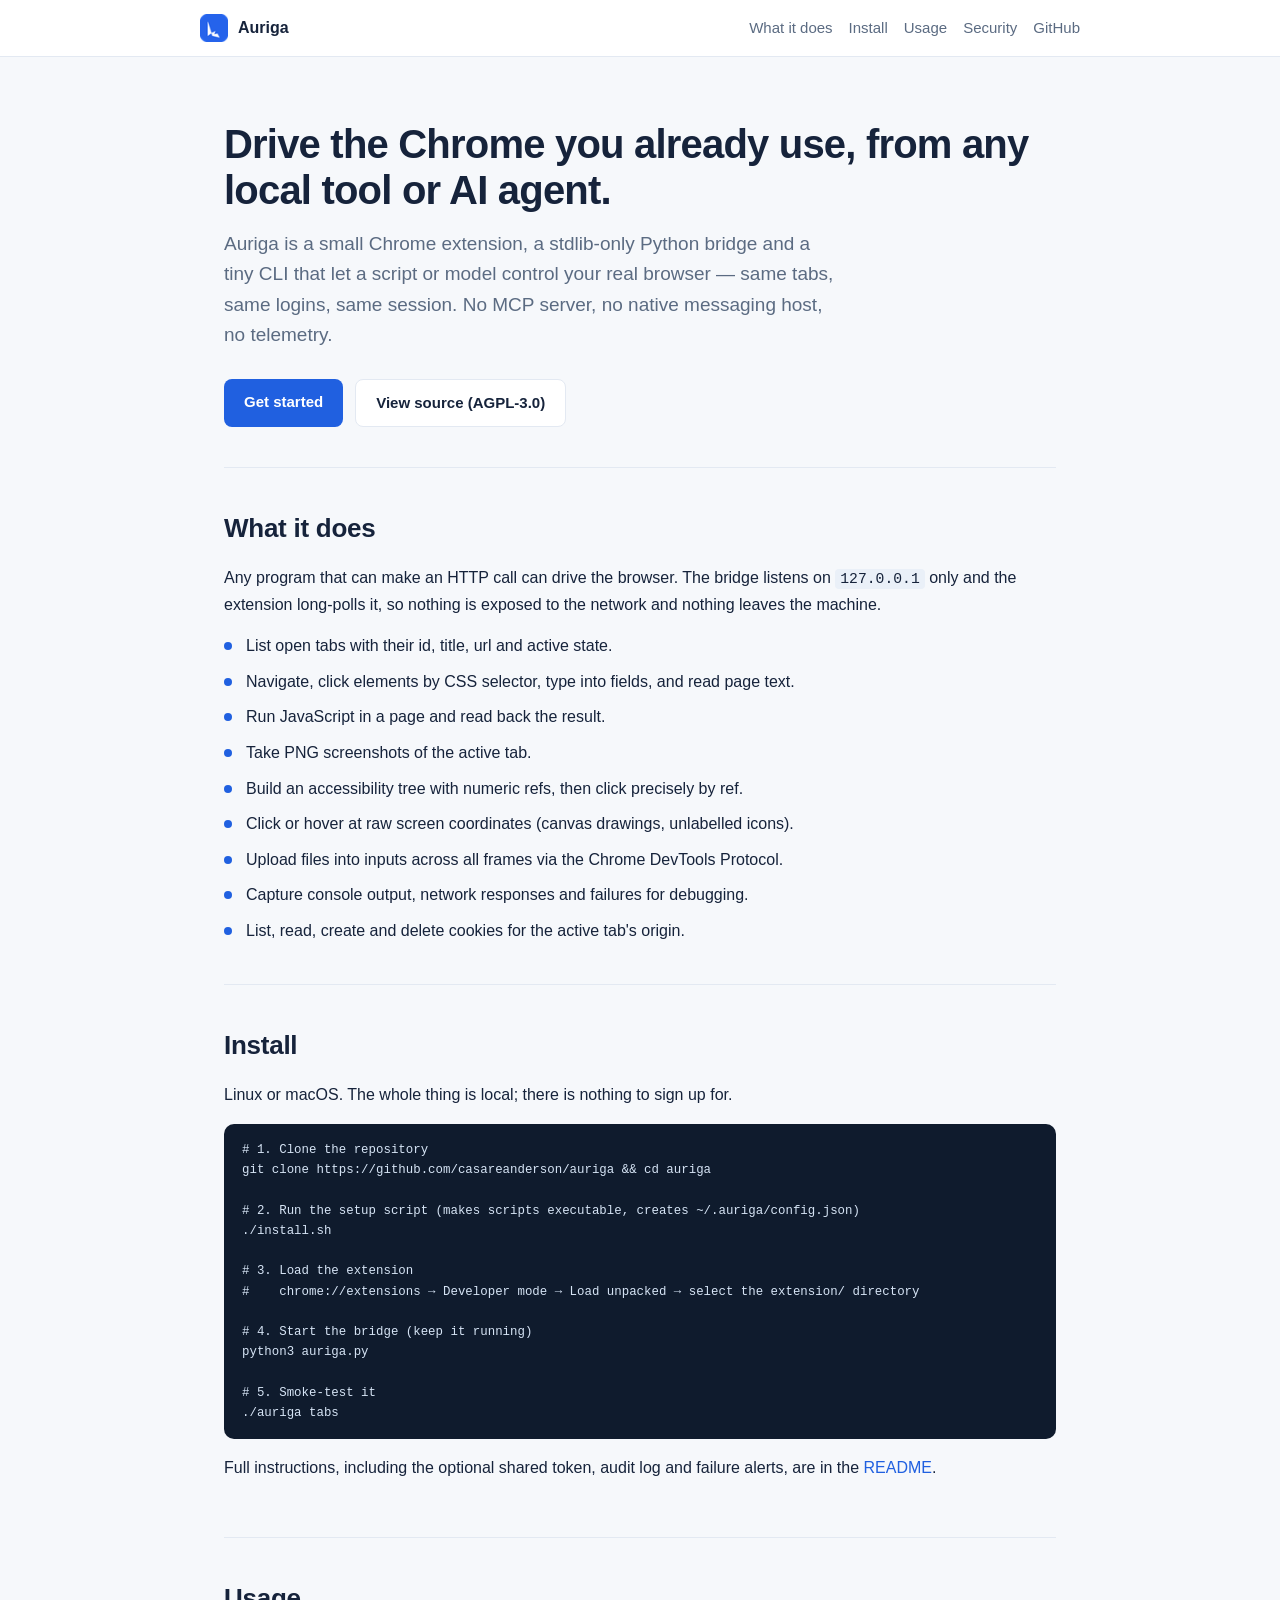
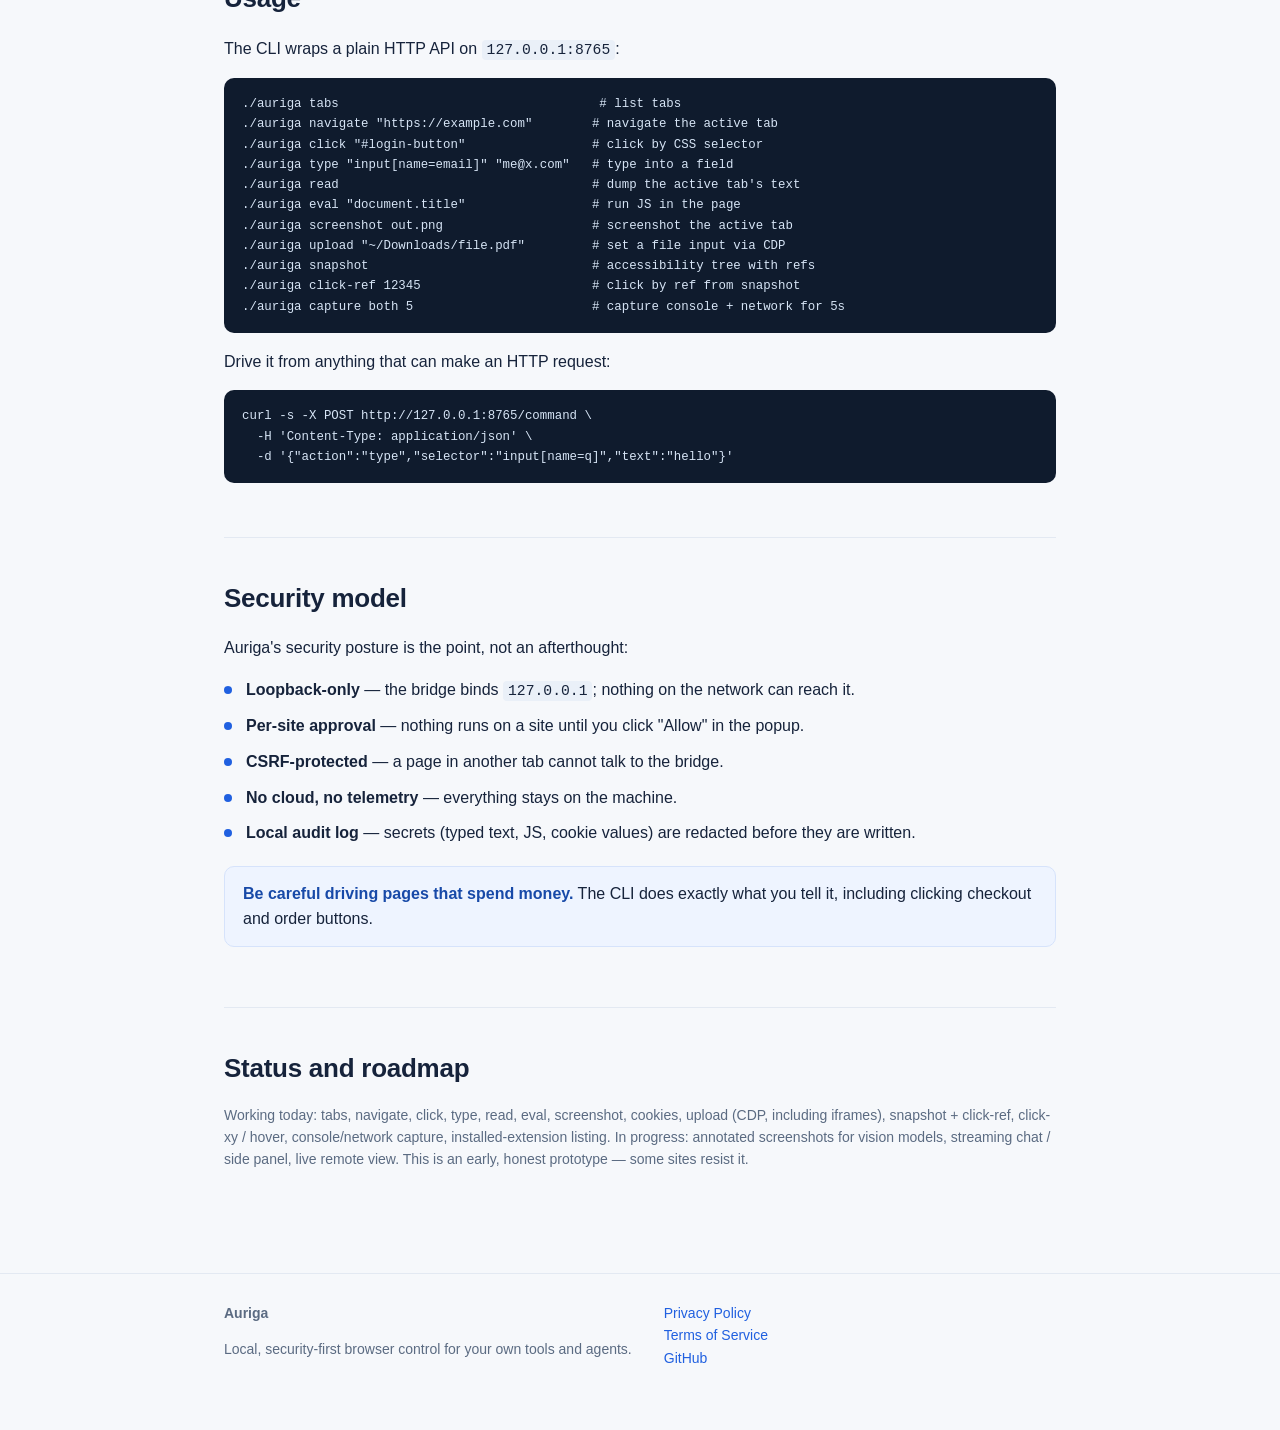
<file: docs/index.html>
<!DOCTYPE html>
<html lang="en">
<head>
  <meta charset="utf-8">
  <meta name="viewport" content="width=device-width, initial-scale=1">
  <title>Auriga — drive your own Chrome from any local tool or AI agent</title>
  <meta name="description" content="Auriga is a small, local, security-first way to let an AI agent or script drive the Chrome you already use — same tabs, same logins — over a loopback HTTP bridge.">
  <link rel="icon" type="image/x-icon" href="favicon.ico">
  <link rel="icon" type="image/png" sizes="32x32" href="favicon-32x32.png">
  <link rel="icon" type="image/png" sizes="16x16" href="favicon-16x16.png">
  <link rel="apple-touch-icon" sizes="180x180" href="apple-touch-icon.png">
  <link rel="stylesheet" href="styles.css">
</head>
<body>
  <header>
    <div class="wrap nav">
      <span class="logo"><img src="favicon-32x32.png" alt="Auriga"> Auriga</span>
      <span class="spacer"></span>
      <a href="#what">What it does</a>
      <a href="#install">Install</a>
      <a href="#usage">Usage</a>
      <a href="#security">Security</a>
      <a href="https://github.com/casareanderson/auriga">GitHub</a>
    </div>
  </header>

  <div class="wrap">
    <div class="hero">
      <h1>Drive the Chrome you already use, from any local tool or AI agent.</h1>
      <p class="lede">
        Auriga is a small Chrome extension, a stdlib-only Python bridge and a tiny CLI that let a
        script or model control your real browser — same tabs, same logins, same session. No MCP
        server, no native messaging host, no telemetry.
      </p>
      <div class="cta">
        <a class="btn primary" href="#install">Get started</a>
        <a class="btn ghost" href="https://github.com/casareanderson/auriga">View source (AGPL-3.0)</a>
      </div>
    </div>

    <section id="what">
      <h2>What it does</h2>
      <p>
        Any program that can make an HTTP call can drive the browser. The bridge listens on
        <code>127.0.0.1</code> only and the extension long-polls it, so nothing is exposed to the
        network and nothing leaves the machine.
      </p>
      <ul class="features">
        <li>List open tabs with their id, title, url and active state.</li>
        <li>Navigate, click elements by CSS selector, type into fields, and read page text.</li>
        <li>Run JavaScript in a page and read back the result.</li>
        <li>Take PNG screenshots of the active tab.</li>
        <li>Build an accessibility tree with numeric refs, then click precisely by ref.</li>
        <li>Click or hover at raw screen coordinates (canvas drawings, unlabelled icons).</li>
        <li>Upload files into inputs across all frames via the Chrome DevTools Protocol.</li>
        <li>Capture console output, network responses and failures for debugging.</li>
        <li>List, read, create and delete cookies for the active tab's origin.</li>
      </ul>
    </section>

    <section id="install">
      <h2>Install</h2>
      <p>Linux or macOS. The whole thing is local; there is nothing to sign up for.</p>
      <pre><code># 1. Clone the repository
git clone https://github.com/casareanderson/auriga &amp;&amp; cd auriga

# 2. Run the setup script (makes scripts executable, creates ~/.auriga/config.json)
./install.sh

# 3. Load the extension
#    chrome://extensions → Developer mode → Load unpacked → select the extension/ directory

# 4. Start the bridge (keep it running)
python3 auriga.py

# 5. Smoke-test it
./auriga tabs</code></pre>
      <p>
        Full instructions, including the optional shared token, audit log and failure alerts, are in
        the <a href="https://github.com/casareanderson/auriga#readme">README</a>.
      </p>
    </section>

    <section id="usage">
      <h2>Usage</h2>
      <p>The CLI wraps a plain HTTP API on <code>127.0.0.1:8765</code>:</p>
      <pre><code>./auriga tabs                                   # list tabs
./auriga navigate "https://example.com"        # navigate the active tab
./auriga click "#login-button"                 # click by CSS selector
./auriga type "input[name=email]" "me@x.com"   # type into a field
./auriga read                                  # dump the active tab's text
./auriga eval "document.title"                 # run JS in the page
./auriga screenshot out.png                    # screenshot the active tab
./auriga upload "~/Downloads/file.pdf"         # set a file input via CDP
./auriga snapshot                              # accessibility tree with refs
./auriga click-ref 12345                       # click by ref from snapshot
./auriga capture both 5                        # capture console + network for 5s</code></pre>
      <p>Drive it from anything that can make an HTTP request:</p>
      <pre><code>curl -s -X POST http://127.0.0.1:8765/command \
  -H 'Content-Type: application/json' \
  -d '{"action":"type","selector":"input[name=q]","text":"hello"}'</code></pre>
    </section>

    <section id="security">
      <h2>Security model</h2>
      <p>Auriga's security posture is the point, not an afterthought:</p>
      <ul class="features">
        <li><strong>Loopback-only</strong> — the bridge binds <code>127.0.0.1</code>; nothing on the network can reach it.</li>
        <li><strong>Per-site approval</strong> — nothing runs on a site until you click "Allow" in the popup.</li>
        <li><strong>CSRF-protected</strong> — a page in another tab cannot talk to the bridge.</li>
        <li><strong>No cloud, no telemetry</strong> — everything stays on the machine.</li>
        <li><strong>Local audit log</strong> — secrets (typed text, JS, cookie values) are redacted before they are written.</li>
      </ul>
      <div class="callout">
        <strong>Be careful driving pages that spend money.</strong> The CLI does exactly what you
        tell it, including clicking checkout and order buttons.
      </div>
    </section>

    <section id="roadmap">
      <h2>Status and roadmap</h2>
      <p class="small muted">Working today: tabs, navigate, click, type, read, eval, screenshot, cookies,
      upload (CDP, including iframes), snapshot + click-ref, click-xy / hover, console/network capture,
      installed-extension listing. In progress: annotated screenshots for vision models, streaming chat /
      side panel, live remote view. This is an early, honest prototype — some sites resist it.</p>
    </section>
  </div>

  <footer>
    <div class="wrap cols">
      <div>
        <strong>Auriga</strong>
        <p class="small muted">Local, security-first browser control for your own tools and agents.</p>
      </div>
      <div>
        <a href="privacy.html">Privacy Policy</a><br>
        <a href="terms.html">Terms of Service</a><br>
        <a href="https://github.com/casareanderson/auriga">GitHub</a>
      </div>
    </div>
  </footer>
</body>
</html>
</file>
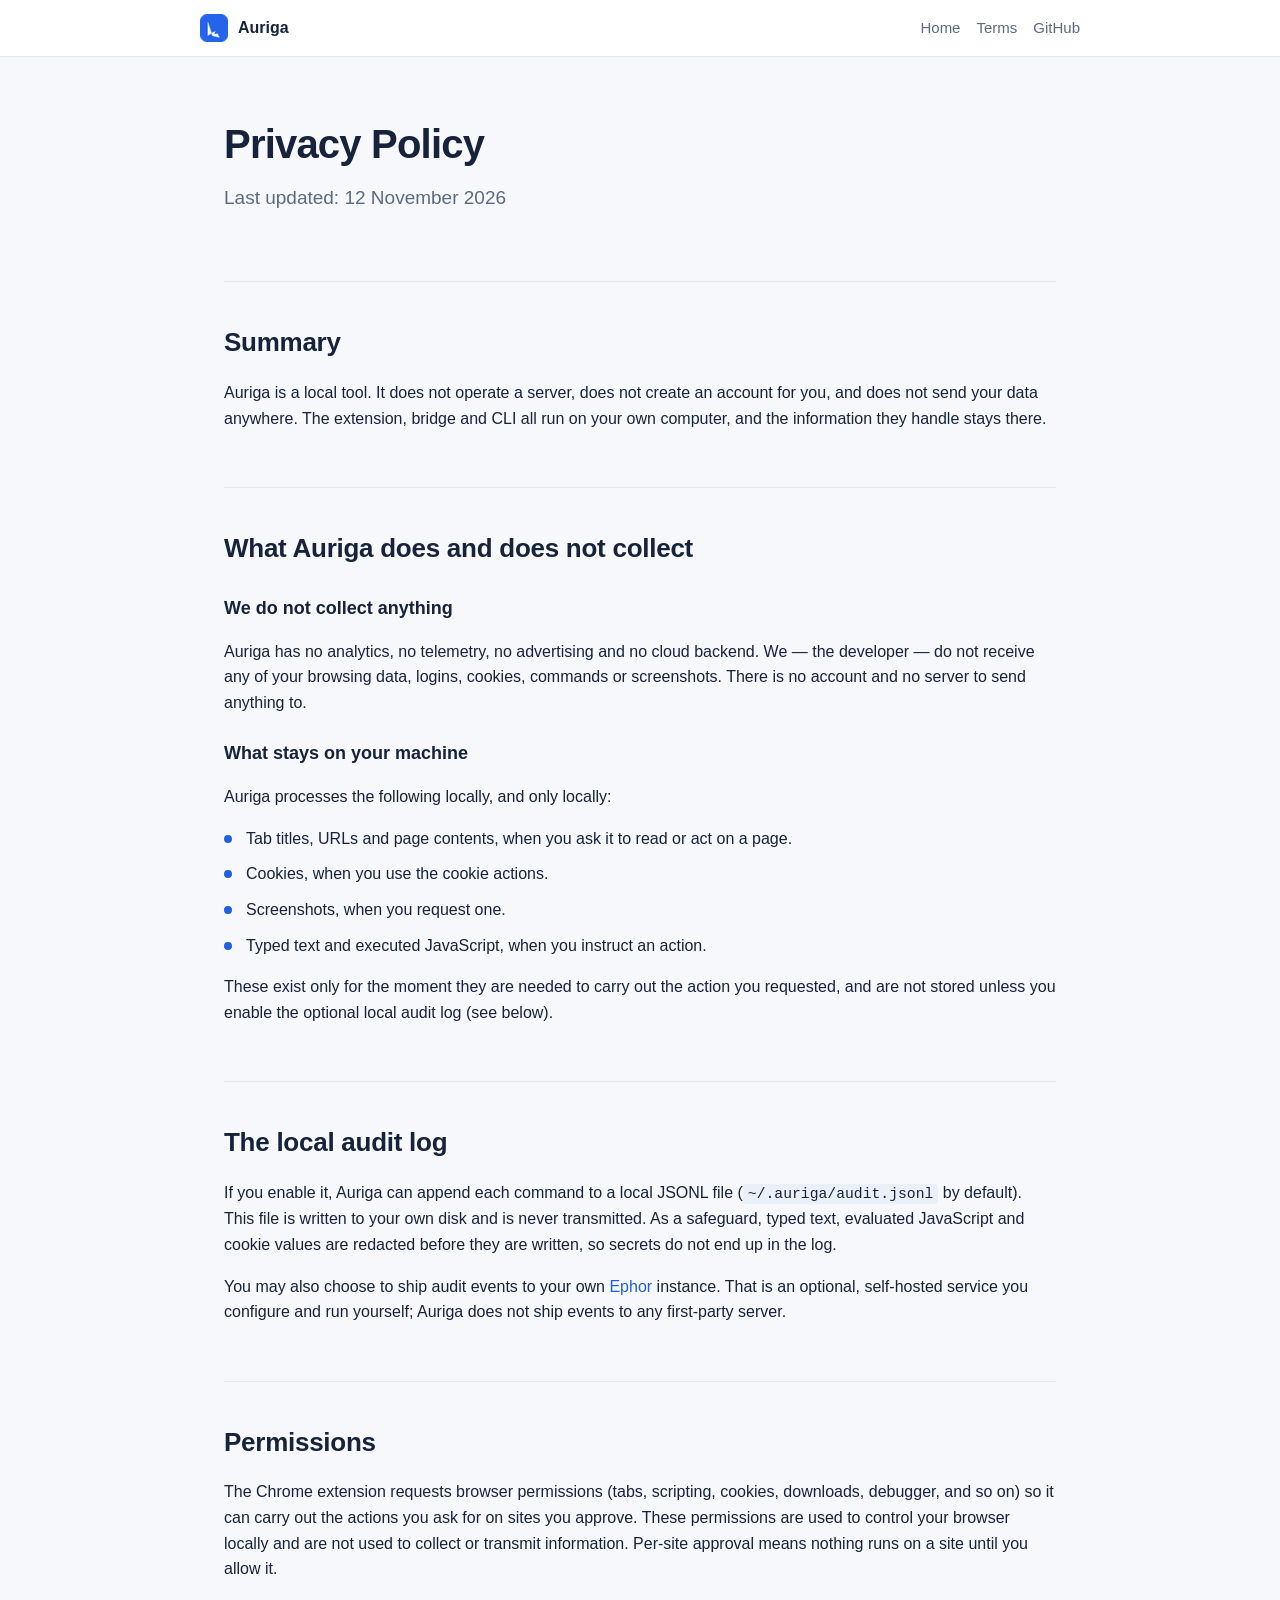
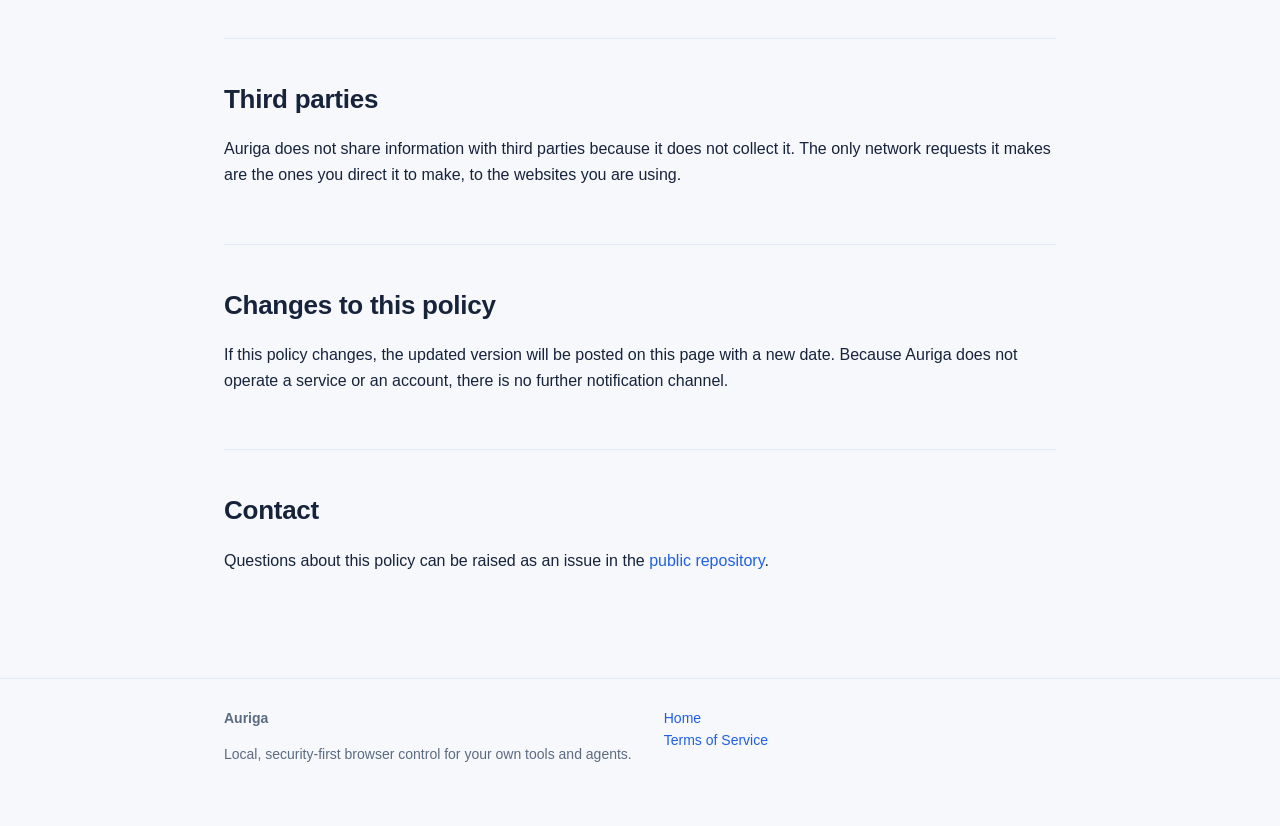
<file: docs/privacy.html>
<!DOCTYPE html>
<html lang="en">
<head>
  <meta charset="utf-8">
  <meta name="viewport" content="width=device-width, initial-scale=1">
  <title>Privacy Policy — Auriga</title>
  <link rel="icon" type="image/x-icon" href="favicon.ico">
  <link rel="icon" type="image/png" sizes="32x32" href="favicon-32x32.png">
  <link rel="stylesheet" href="styles.css">
</head>
<body>
  <header>
    <div class="wrap nav">
      <span class="logo"><img src="favicon-32x32.png" alt="Auriga"> Auriga</span>
      <span class="spacer"></span>
      <a href="index.html">Home</a>
      <a href="terms.html">Terms</a>
      <a href="https://github.com/casareanderson/auriga">GitHub</a>
    </div>
  </header>

  <div class="wrap">
    <div class="hero">
      <h1>Privacy Policy</h1>
      <p class="lede muted small">Last updated: 12 November 2026</p>
    </div>

    <section>
      <h2>Summary</h2>
      <p>
        Auriga is a local tool. It does not operate a server, does not create an account for you,
        and does not send your data anywhere. The extension, bridge and CLI all run on your own
        computer, and the information they handle stays there.
      </p>
    </section>

    <section>
      <h2>What Auriga does and does not collect</h2>
      <h3>We do not collect anything</h3>
      <p>
        Auriga has no analytics, no telemetry, no advertising and no cloud backend. We — the
        developer — do not receive any of your browsing data, logins, cookies, commands or
        screenshots. There is no account and no server to send anything to.
      </p>
      <h3>What stays on your machine</h3>
      <p>Auriga processes the following locally, and only locally:</p>
      <ul class="features">
        <li>Tab titles, URLs and page contents, when you ask it to read or act on a page.</li>
        <li>Cookies, when you use the cookie actions.</li>
        <li>Screenshots, when you request one.</li>
        <li>Typed text and executed JavaScript, when you instruct an action.</li>
      </ul>
      <p>
        These exist only for the moment they are needed to carry out the action you requested, and
        are not stored unless you enable the optional local audit log (see below).
      </p>
    </section>

    <section>
      <h2>The local audit log</h2>
      <p>
        If you enable it, Auriga can append each command to a local JSONL file
        (<code>~/.auriga/audit.jsonl</code> by default). This file is written to your own disk and
        is never transmitted. As a safeguard, typed text, evaluated JavaScript and cookie values are
        redacted before they are written, so secrets do not end up in the log.
      </p>
      <p>
        You may also choose to ship audit events to your own
        <a href="https://github.com/casareanderson/ephor">Ephor</a> instance. That is an
        optional, self-hosted service you configure and run yourself; Auriga does not ship events to
        any first-party server.
      </p>
    </section>

    <section>
      <h2>Permissions</h2>
      <p>
        The Chrome extension requests browser permissions (tabs, scripting, cookies, downloads,
        debugger, and so on) so it can carry out the actions you ask for on sites you approve. These
        permissions are used to control your browser locally and are not used to collect or transmit
        information. Per-site approval means nothing runs on a site until you allow it.
      </p>
    </section>

    <section>
      <h2>Third parties</h2>
      <p>
        Auriga does not share information with third parties because it does not collect it. The
        only network requests it makes are the ones you direct it to make, to the websites you are
        using.
      </p>
    </section>

    <section>
      <h2>Changes to this policy</h2>
      <p>
        If this policy changes, the updated version will be posted on this page with a new date.
        Because Auriga does not operate a service or an account, there is no further notification
        channel.
      </p>
    </section>

    <section>
      <h2>Contact</h2>
      <p>
        Questions about this policy can be raised as an issue in the
        <a href="https://github.com/casareanderson/auriga">public repository</a>.
      </p>
    </section>
  </div>

  <footer>
    <div class="wrap cols">
      <div>
        <strong>Auriga</strong>
        <p class="small muted">Local, security-first browser control for your own tools and agents.</p>
      </div>
      <div>
        <a href="index.html">Home</a><br>
        <a href="terms.html">Terms of Service</a>
      </div>
    </div>
  </footer>
</body>
</html>
</file>
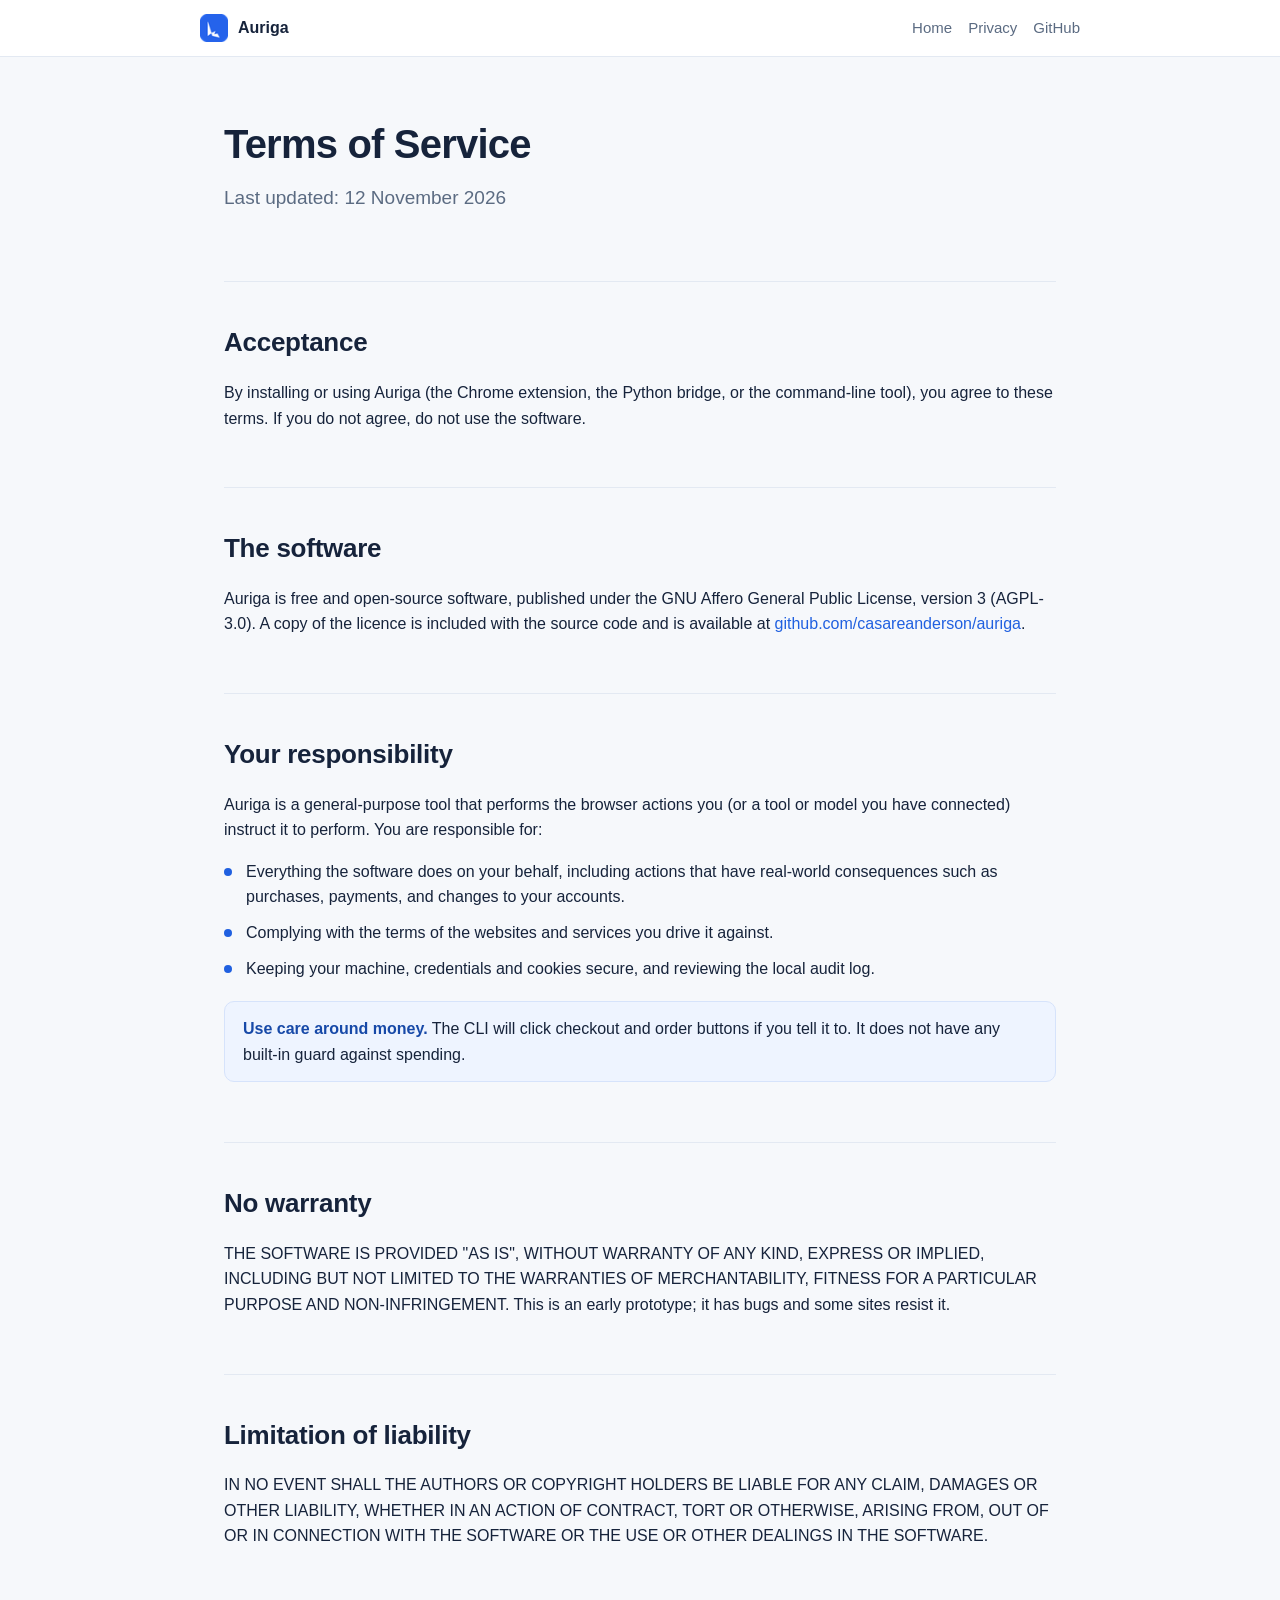
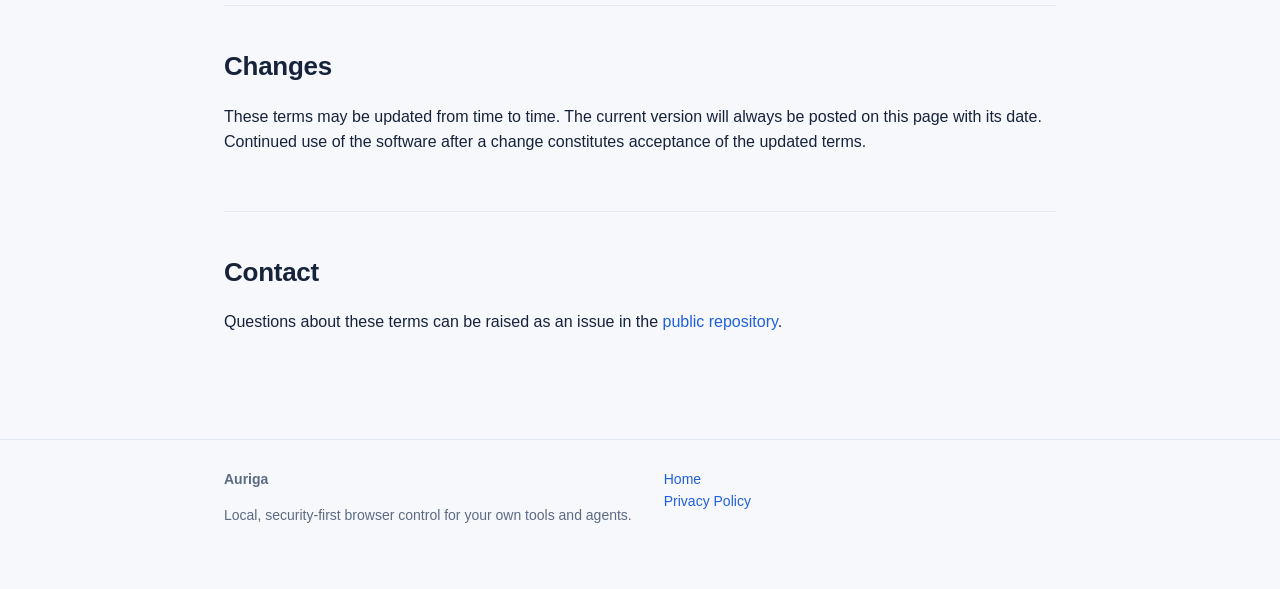
<file: docs/terms.html>
<!DOCTYPE html>
<html lang="en">
<head>
  <meta charset="utf-8">
  <meta name="viewport" content="width=device-width, initial-scale=1">
  <title>Terms of Service — Auriga</title>
  <link rel="icon" type="image/x-icon" href="favicon.ico">
  <link rel="icon" type="image/png" sizes="32x32" href="favicon-32x32.png">
  <link rel="stylesheet" href="styles.css">
</head>
<body>
  <header>
    <div class="wrap nav">
      <span class="logo"><img src="favicon-32x32.png" alt="Auriga"> Auriga</span>
      <span class="spacer"></span>
      <a href="index.html">Home</a>
      <a href="privacy.html">Privacy</a>
      <a href="https://github.com/casareanderson/auriga">GitHub</a>
    </div>
  </header>

  <div class="wrap">
    <div class="hero">
      <h1>Terms of Service</h1>
      <p class="lede muted small">Last updated: 12 November 2026</p>
    </div>

    <section>
      <h2>Acceptance</h2>
      <p>
        By installing or using Auriga (the Chrome extension, the Python bridge, or the command-line
        tool), you agree to these terms. If you do not agree, do not use the software.
      </p>
    </section>

    <section>
      <h2>The software</h2>
      <p>
        Auriga is free and open-source software, published under the GNU Affero General Public
        License, version 3 (AGPL-3.0). A copy of the licence is included with the source code and
        is available at
        <a href="https://github.com/casareanderson/auriga/blob/main/LICENSE">github.com/casareanderson/auriga</a>.
      </p>
    </section>

    <section>
      <h2>Your responsibility</h2>
      <p>
        Auriga is a general-purpose tool that performs the browser actions you (or a tool or model
        you have connected) instruct it to perform. You are responsible for:
      </p>
      <ul class="features">
        <li>Everything the software does on your behalf, including actions that have real-world
            consequences such as purchases, payments, and changes to your accounts.</li>
        <li>Complying with the terms of the websites and services you drive it against.</li>
        <li>Keeping your machine, credentials and cookies secure, and reviewing the local audit log.</li>
      </ul>
      <div class="callout">
        <strong>Use care around money.</strong> The CLI will click checkout and order buttons if you
        tell it to. It does not have any built-in guard against spending.
      </div>
    </section>

    <section>
      <h2>No warranty</h2>
      <p>
        THE SOFTWARE IS PROVIDED "AS IS", WITHOUT WARRANTY OF ANY KIND, EXPRESS OR IMPLIED, INCLUDING
        BUT NOT LIMITED TO THE WARRANTIES OF MERCHANTABILITY, FITNESS FOR A PARTICULAR PURPOSE AND
        NON-INFRINGEMENT. This is an early prototype; it has bugs and some sites resist it.
      </p>
    </section>

    <section>
      <h2>Limitation of liability</h2>
      <p>
        IN NO EVENT SHALL THE AUTHORS OR COPYRIGHT HOLDERS BE LIABLE FOR ANY CLAIM, DAMAGES OR OTHER
        LIABILITY, WHETHER IN AN ACTION OF CONTRACT, TORT OR OTHERWISE, ARISING FROM, OUT OF OR IN
        CONNECTION WITH THE SOFTWARE OR THE USE OR OTHER DEALINGS IN THE SOFTWARE.
      </p>
    </section>

    <section>
      <h2>Changes</h2>
      <p>
        These terms may be updated from time to time. The current version will always be posted on
        this page with its date. Continued use of the software after a change constitutes acceptance
        of the updated terms.
      </p>
    </section>

    <section>
      <h2>Contact</h2>
      <p>
        Questions about these terms can be raised as an issue in the
        <a href="https://github.com/casareanderson/auriga">public repository</a>.
      </p>
    </section>
  </div>

  <footer>
    <div class="wrap cols">
      <div>
        <strong>Auriga</strong>
        <p class="small muted">Local, security-first browser control for your own tools and agents.</p>
      </div>
      <div>
        <a href="index.html">Home</a><br>
        <a href="privacy.html">Privacy Policy</a>
      </div>
    </div>
  </footer>
</body>
</html>
</file>
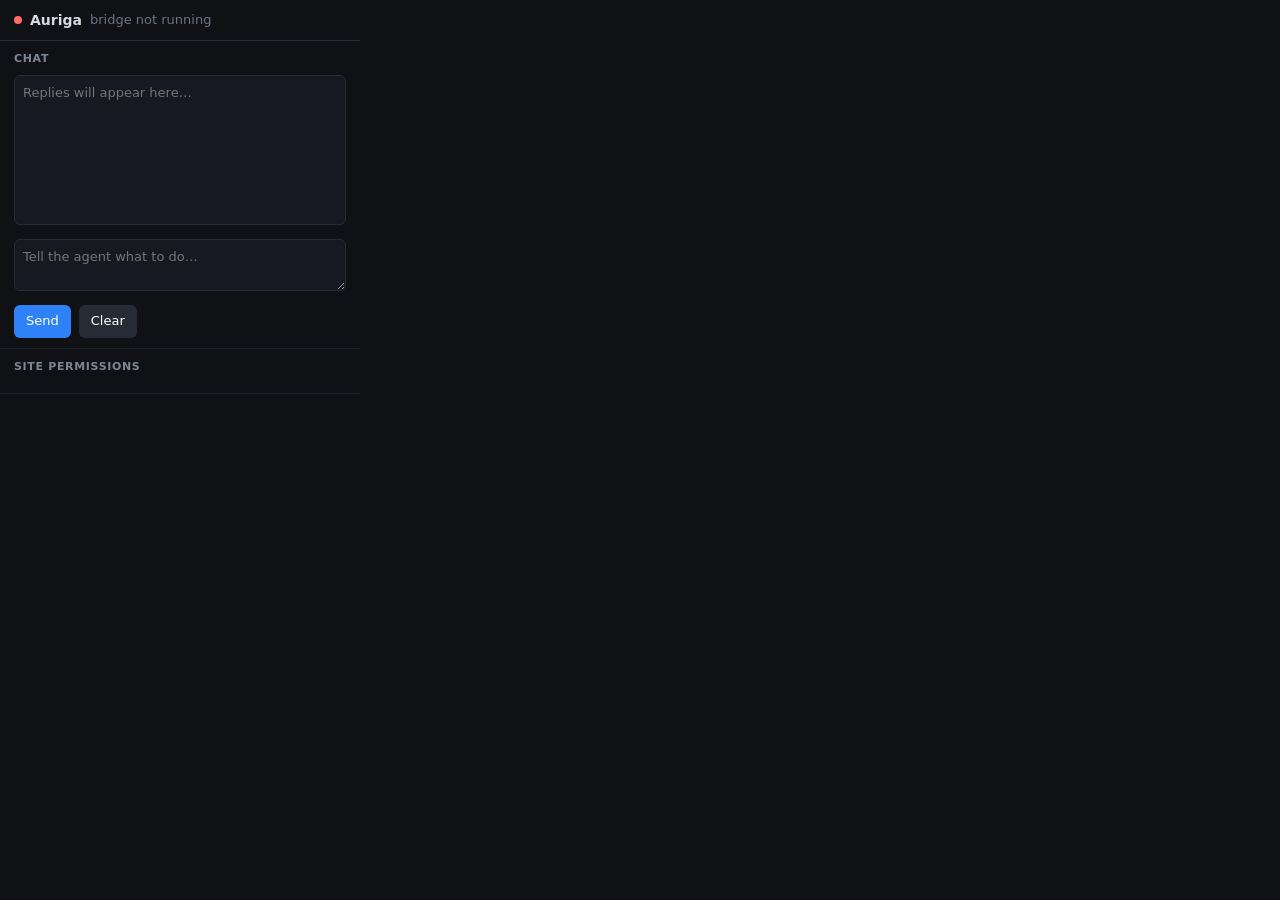
<file: extension/popup.html>
<!doctype html>
<html>
<head>
<meta charset="utf-8">
<style>
  body { font: 13px/1.45 system-ui, sans-serif; margin: 0; width: 360px; background: #0f1115; color: #d7dae0; }
  header { padding: 10px 14px; border-bottom: 1px solid #262b36; display: flex; align-items: center; gap: 8px; }
  header h1 { font-size: 14px; margin: 0; }
  .dot { width: 8px; height: 8px; border-radius: 50%; background: #555; flex: none; }
  .dot.ok { background: #5bd68a; }
  .dot.bad { background: #ff6b6b; }
  section { padding: 10px 14px; border-bottom: 1px solid #20242e; }
  h2 { font-size: 11px; text-transform: uppercase; letter-spacing: .06em; color: #7d8694; margin: 0 0 8px; }
  textarea { width: 100%; box-sizing: border-box; background: #161922; color: #d7dae0; border: 1px solid #262b36; border-radius: 6px; padding: 8px; font: inherit; resize: vertical; }
  #transcript { height: 150px; resize: none; overflow-y: auto; white-space: pre-wrap; }
  #goal { height: 52px; margin-top: 8px; }
  button { background: #2f81f7; color: #fff; border: 0; border-radius: 6px; padding: 7px 12px; cursor: pointer; font: inherit; }
  button.ghost { background: #262b36; }
  .row { display: flex; gap: 8px; margin-top: 8px; }
  .permrow { display: flex; align-items: center; justify-content: space-between; gap: 8px; margin: 6px 0; }
  .permrow .url { overflow: hidden; text-overflow: ellipsis; white-space: nowrap; }
  .muted { color: #6b7382; }
</style>
</head>
<body>
<header>
  <span class="dot" id="dot"></span>
  <h1>Auriga</h1>
  <span class="muted" id="status">checking…</span>
</header>

<section>
  <h2>Chat</h2>
  <textarea id="transcript" readonly placeholder="Replies will appear here…"></textarea>
  <textarea id="goal" placeholder="Tell the agent what to do…"></textarea>
  <div class="row">
    <button id="send">Send</button>
    <button class="ghost" id="clear">Clear</button>
  </div>
</section>

<section>
  <h2>Site permissions</h2>
  <div id="pending"></div>
  <div id="allowed"></div>
</section>

<script src="popup.js"></script>
</body>
</html>
</file>
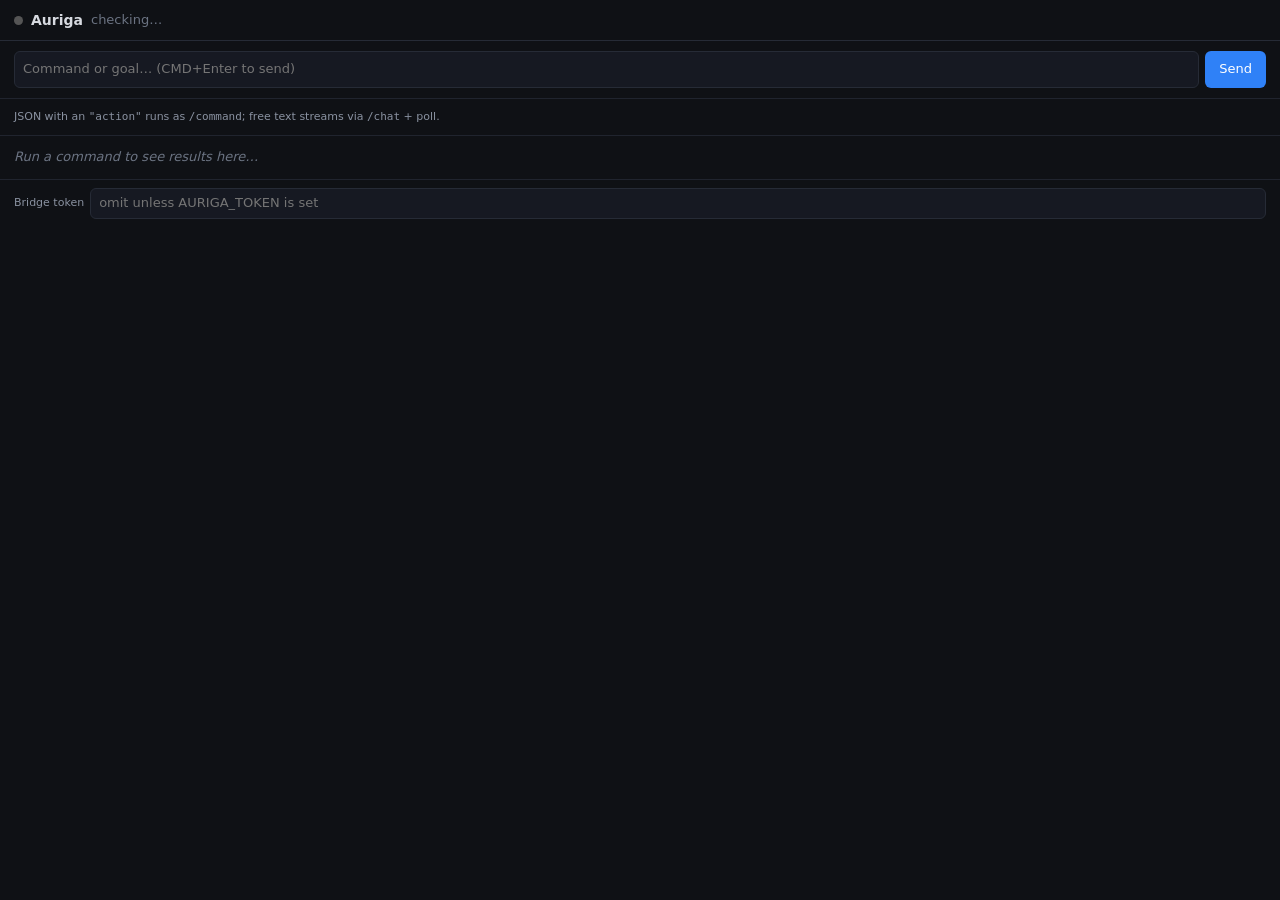
<file: extension/sidepanel.html>
<!doctype html>
<html>
<head>
<meta charset="utf-8">
<title>Auriga side panel</title>
<style>
  :root { color-scheme: dark; }
  body { font: 13px/1.45 system-ui, sans-serif; margin: 0; background: #0f1115; color: #d7dae0; }
  header { padding: 10px 14px; border-bottom: 1px solid #262b36; display: flex; align-items: center; gap: 8px; position: sticky; top: 0; background: #0f1115; z-index: 2; }
  header h1 { font-size: 14px; margin: 0; }
  .dot { width: 9px; height: 9px; border-radius: 50%; background: #555; flex: none; }
  .dot.ok { background: #5bd68a; box-shadow: 0 0 6px #5bd68a88; }
  .dot.warn { background: #e3b341; }
  .dot.bad { background: #ff6b6b; }
  .muted { color: #6b7382; }
  .controls { display: flex; gap: 6px; padding: 10px 14px; border-bottom: 1px solid #20242e; }
  .controls input[type=text] { flex: 1; background: #161922; color: #d7dae0; border: 1px solid #262b36; border-radius: 6px; padding: 8px; font: inherit; min-width: 0; }
  .controls input[type=text]:disabled { opacity: .5; }
  .mode { display: flex; align-items: center; gap: 6px; }
  .mode span { font-size: 11px; color: #8a92a1; word-break: break-word; }
  button { background: #2f81f7; color: #fff; border: 0; border-radius: 6px; padding: 8px 14px; cursor: pointer; font: inherit; }
  button.ghost { background: #262b36; }
  button:disabled { opacity: .55; cursor: default; }
  .log { padding: 12px 14px; }
  .log-entry { margin-bottom: 12px; }
  .log-entry .who { font-size: 11px; text-transform: uppercase; letter-spacing: .05em; color: #7d8694; margin-right: 6px; }
  .log-entry .line { white-space: pre-wrap; word-break: break-word; font-family: ui-monospace, SFMono-Regular, Menlo, monospace; font-size: 12px; }
  .log-entry.user .line { color: #aeb6c4; }
  .log-entry.result .line { color: #5bd68a; }
  .log-entry.error .line { color: #ff6b6b; }
  .log-entry.stream .line { color: #7ec8ff; }
  .token { display: flex; align-items: center; gap: 6px; padding: 8px 14px; border-top: 1px solid #20242e; }
  .token label { font-size: 11px; color: #8a92a1; }
  .token input[type=password] { background: #161922; color: #d7dae0; border: 1px solid #262b36; border-radius: 6px; padding: 5px 8px; font: inherit; flex: 1; }
  .empty { color: #6b7382; font-style: italic; }
</style>
</head>
<body>
<header>
  <span class="dot" id="dot"></span>
  <h1>Auriga</h1>
  <span class="muted" id="status">checking…</span>
</header>

<div class="controls">
  <input type="text" id="input" placeholder="Command or goal… (CMD+Enter to send)" autocomplete="off">
  <button id="send">Send</button>
</div>
<div class="controls mode">
  <span>JSON with an <code>"action"</code> runs as <code>/command</code>; free text streams via <code>/chat</code> + poll.</span>
</div>

<div class="log" id="log"><span class="empty" id="empty">Run a command to see results here…</span></div>

<div class="token">
  <label for="token">Bridge token</label>
  <input type="password" id="token" placeholder="omit unless AURIGA_TOKEN is set" autocomplete="off">
</div>

<script src="sidepanel.js"></script>
</body>
</html>
</file>
<file: docs/styles.css>
:root {
  --blue: #2060e0;
  --blue-dark: #1749a8;
  --ink: #16233b;
  --muted: #5b6b82;
  --bg: #f6f8fb;
  --card: #ffffff;
  --border: #e3e9f2;
  --mono: ui-monospace, SFMono-Regular, "SF Mono", Menlo, Consolas, monospace;
}

* { box-sizing: border-box; }

html { scroll-behavior: smooth; }

body {
  margin: 0;
  font-family: -apple-system, BlinkMacSystemFont, "Segoe UI", Roboto, Helvetica, Arial, sans-serif;
  color: var(--ink);
  background: var(--bg);
  line-height: 1.6;
  -webkit-font-smoothing: antialiased;
}

a { color: var(--blue); text-decoration: none; }
a:hover { text-decoration: underline; }

.wrap { max-width: 880px; margin: 0 auto; padding: 0 24px; }

/* Header */
header {
  background: var(--card);
  border-bottom: 1px solid var(--border);
  position: sticky;
  top: 0;
  z-index: 10;
}
.nav {
  display: flex;
  align-items: center;
  gap: 16px;
  padding: 14px 0;
}
.nav .logo { display: flex; align-items: center; gap: 10px; font-weight: 700; color: var(--ink); }
.nav .logo img { width: 28px; height: 28px; }
.nav .spacer { flex: 1; }
.nav a { color: var(--muted); font-size: 15px; }
.nav a:hover { color: var(--blue); text-decoration: none; }

/* Hero */
.hero { padding: 64px 0 40px; }
.hero h1 { font-size: 40px; line-height: 1.15; margin: 0 0 16px; letter-spacing: -0.02em; }
.hero p.lede { font-size: 19px; color: var(--muted); max-width: 620px; margin: 0 0 28px; }
.hero .cta { display: flex; gap: 12px; flex-wrap: wrap; }
.btn {
  display: inline-block;
  padding: 11px 20px;
  border-radius: 8px;
  font-weight: 600;
  font-size: 15px;
}
.btn.primary { background: var(--blue); color: #fff; }
.btn.primary:hover { background: var(--blue-dark); text-decoration: none; }
.btn.ghost { border: 1px solid var(--border); color: var(--ink); background: var(--card); }
.btn.ghost:hover { border-color: var(--blue); color: var(--blue); text-decoration: none; }

/* Sections */
section { padding: 40px 0; border-top: 1px solid var(--border); }
section h2 { font-size: 26px; letter-spacing: -0.01em; margin: 0 0 12px; }
section h3 { font-size: 18px; margin: 24px 0 8px; }
section p { color: var(--ink); }

ul.features { list-style: none; padding: 0; margin: 0; display: grid; gap: 10px; }
ul.features li { padding-left: 22px; position: relative; }
ul.features li::before { content: ""; position: absolute; left: 0; top: 9px; width: 8px; height: 8px; border-radius: 50%; background: var(--blue); }

pre {
  background: #0f1b2d;
  color: #d6e4f5;
  padding: 16px 18px;
  border-radius: 10px;
  overflow-x: auto;
  font-family: var(--mono);
  font-size: 13.5px;
  line-height: 1.5;
}
code { font-family: var(--mono); font-size: 0.92em; }
p code, li code { background: #eaf0f8; padding: 2px 5px; border-radius: 4px; }

/* Tables */
table { width: 100%; border-collapse: collapse; font-size: 14.5px; }
th, td { text-align: left; padding: 8px 10px; border-bottom: 1px solid var(--border); vertical-align: top; }
th { color: var(--muted); font-weight: 600; }

/* Callout */
.callout {
  background: #eef4ff;
  border: 1px solid #d6e3fb;
  border-radius: 10px;
  padding: 14px 18px;
  margin: 20px 0;
}
.callout strong { color: var(--blue-dark); }

/* Footer */
footer { border-top: 1px solid var(--border); margin-top: 48px; padding: 28px 0 48px; color: var(--muted); font-size: 14px; }
footer .cols { display: flex; gap: 32px; flex-wrap: wrap; }

.muted { color: var(--muted); }
.small { font-size: 14px; }
</file>
